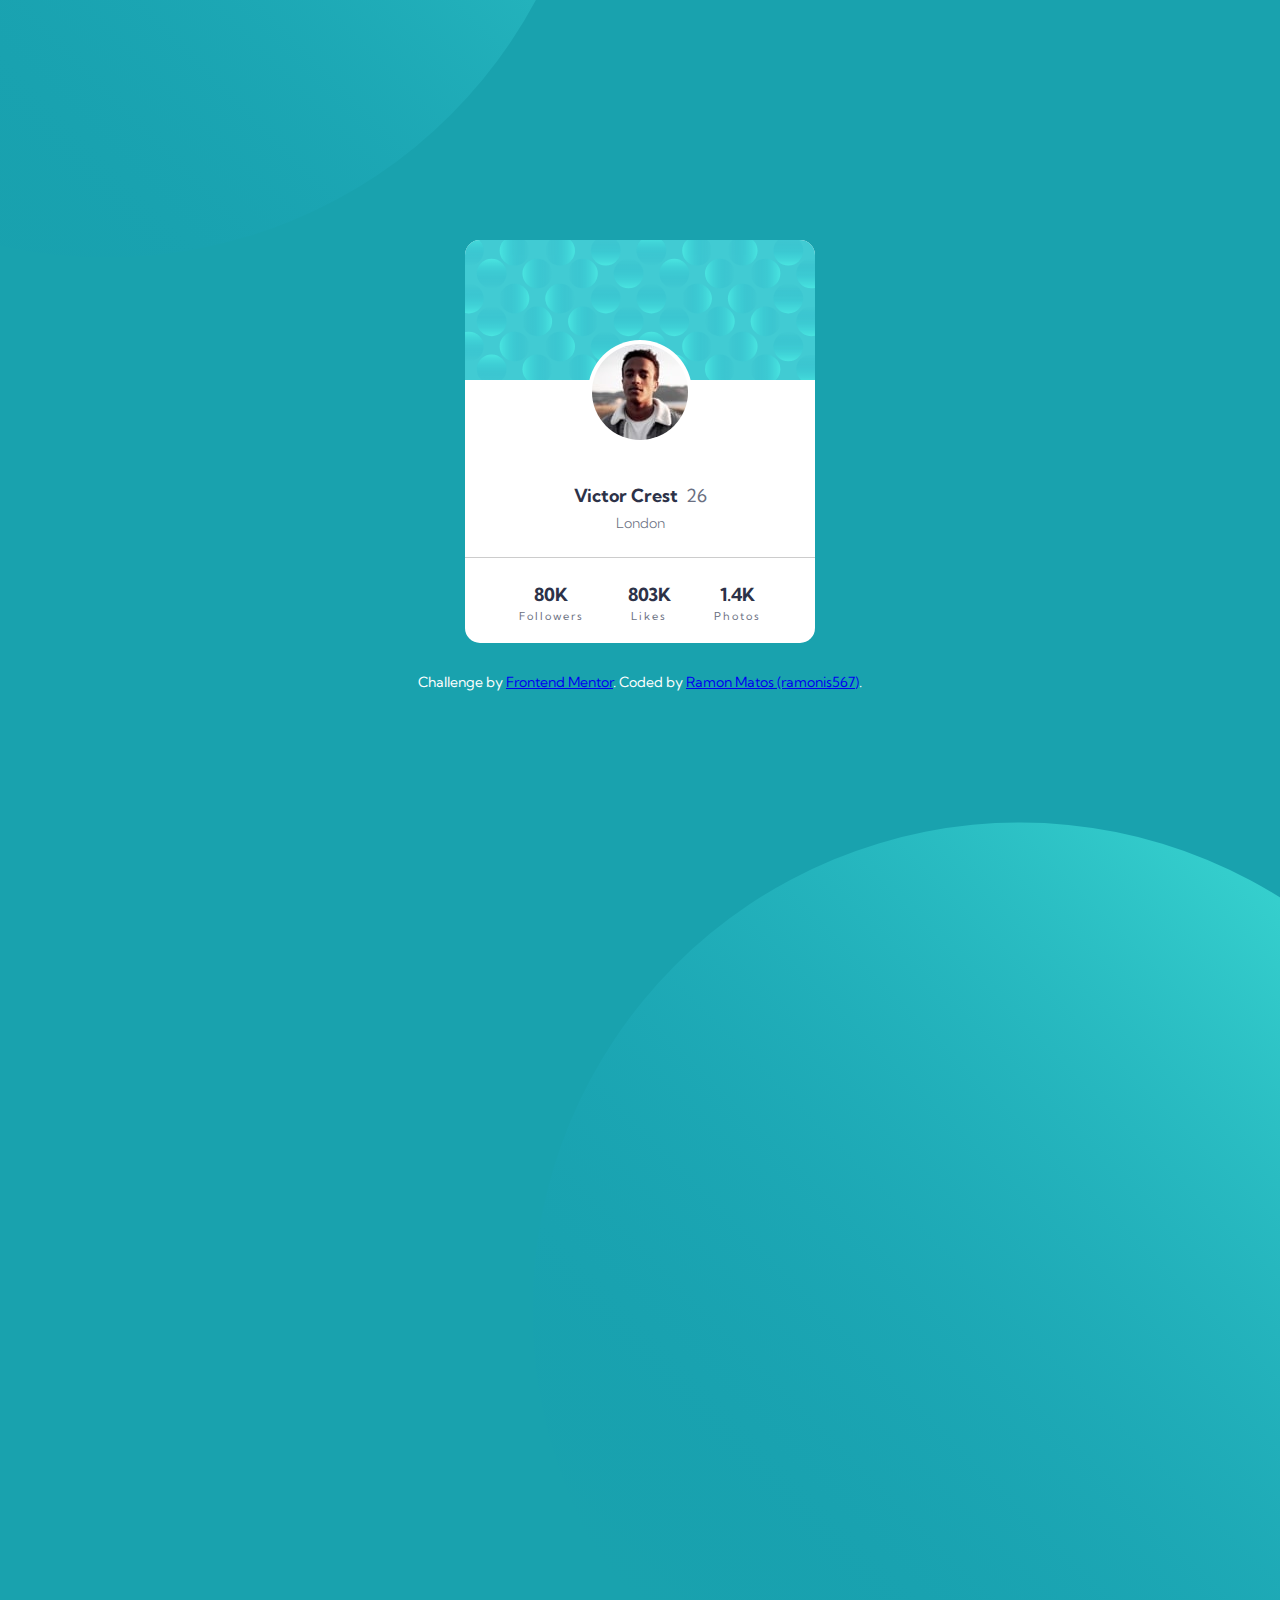
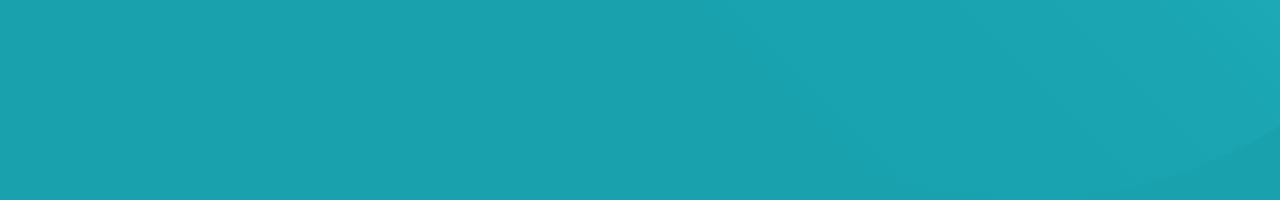
<file: challenges/profile-card-component/index.html>
<!DOCTYPE html>
<html lang="en">
<head>
  <meta charset="UTF-8">
  <meta name="viewport" content="width=device-width, initial-scale=1.0">
  <link rel="icon" type="image/png" sizes="32x32" href="./images/favicon-32x32.png">

  <!-- Google Fonts -->
  <link rel="preconnect" href="https://fonts.gstatic.com">
  <link href="https://fonts.googleapis.com/css2?family=Kumbh+Sans:wght@300;400;700&display=swap" rel="stylesheet">

  <!-- CSS -->
  <link rel="stylesheet" href="style/style.css">
  
  <title>Frontend Mentor | Profile card component</title>
</head>
<body>
  <div id="page">
    <img src="./images/bg-pattern-top.svg" alt="bg-pattern-top" id="bg-pattern-top">
    <div id="card-container">
      <div id="header">
        <img src="./images/bg-pattern-card.svg" alt="Bg - Card" id="bg-image">
        <img src="./images/image-victor.jpg" alt="Profile image" id="profile-image">
      </div>
      <div id="profile-data">
        <div id="name-age-container">
          <div id="name">
            Victor Crest
          </div>
          <div id="age">
            26
          </div>
        </div>
        <div id="city">
          London
        </div>
      </div>
      <hr>
      <div id="stats">
        <div class="stats-item">
          <div class="stats-item-data">
            80K
          </div>
          <div class="stats-item-description">
            Followers
          </div>
        </div>
        <div class="stats-item">
          <div class="stats-item-data">
            803K
          </div>
          <div class="stats-item-description">
            Likes
          </div>
        </div>
        <div class="stats-item">
          <div class="stats-item-data">
            1.4K
          </div>
          <div class="stats-item-description">
            Photos
          </div>
        </div>
      </div>
    </div>
    <div id="attribution">
      Challenge by <a href="https://www.frontendmentor.io" target="_blank">Frontend Mentor</a>. 
      Coded by <a href="https://github.com/ramonis567" target="_blank">Ramon Matos (ramonis567)</a>.
    </div>
    <img src="./images/bg-pattern-top.svg" alt="bg-pattern-top" id="bg-pattern-bottom">
  </div>
</body>
</html>
</file>
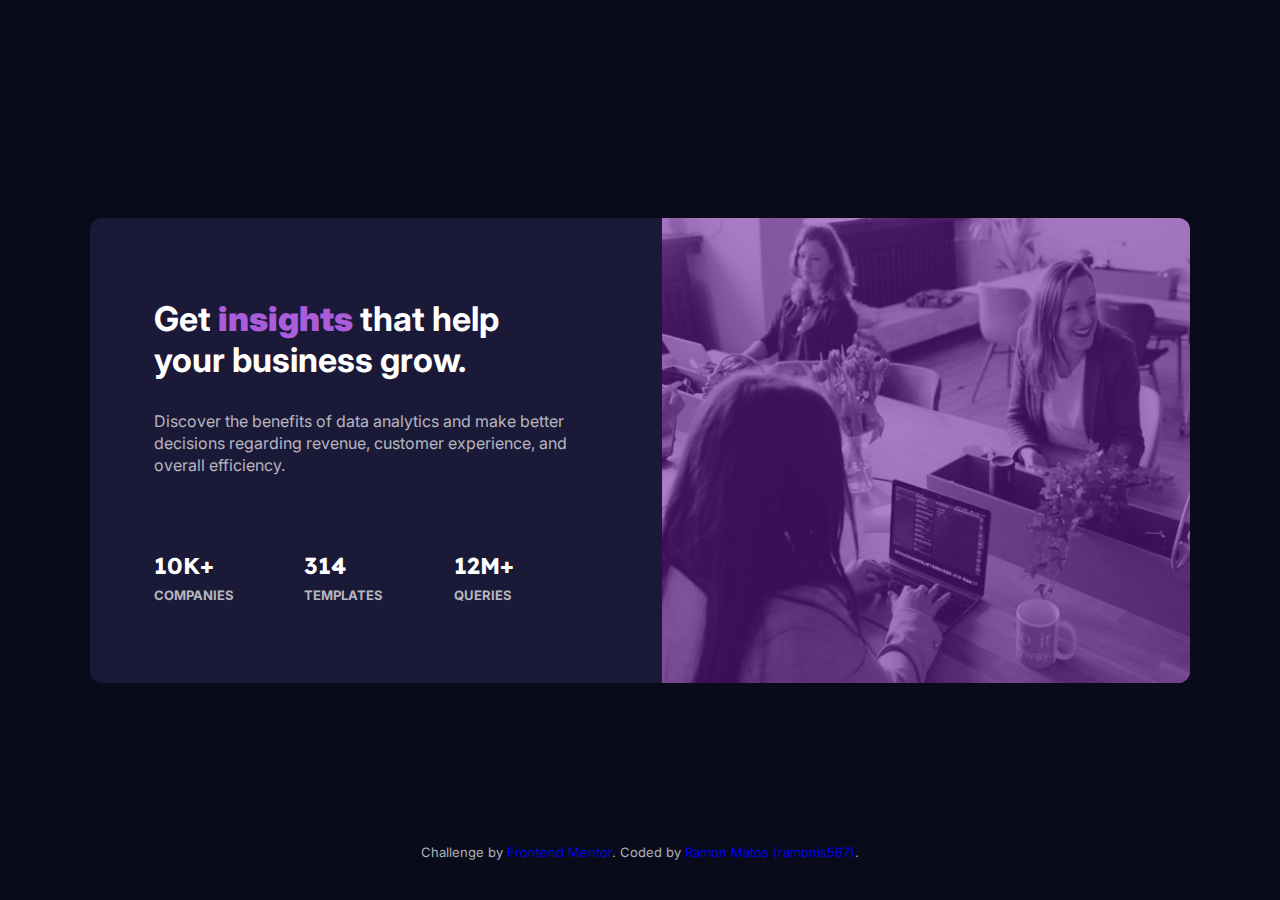
<file: challenges/stats-preview-card-component/index.html>
<!DOCTYPE html>
<html lang="en">
<head>
  <meta charset="UTF-8">
  <meta name="viewport" content="width=device-width, initial-scale=1.0">
  <link rel="icon" type="image/png" sizes="32x32" href="./images/favicon-32x32.png">

  <!-- Google Fonts -->
  <link rel="preconnect" href="https://fonts.gstatic.com">
  <link href="https://fonts.googleapis.com/css2?family=Inter:wght@400;700&family=Lexend+Deca&display=swap" rel="stylesheet"> 

  <!-- CSS -->
  <link rel="stylesheet" href="./style/style.css">
  <link rel="stylesheet" href="./style/responsive.css">

  <!-- Title -->
  <title>Frontend Mentor | Stats preview card component</title>
</head>
<body>
  <div id="card">
    <div id="card-main">
      <div id="header-title" class="text-primary">
        <h1>Get <b>insights</b> that help your business grow.</h1>
      </div>
      <div id="header-subtitle" class="text-primary">
        Discover the benefits of data analytics and make better decisions regarding revenue, customer 
        experience, and overall efficiency.
      </div>
      <div id="header-stats" class="text-secondary">
        <div class="stats-item">
          <div class="stats-item-p1">
            10k+ 
          </div>
          <div class="stats-item-p2">
            companies
          </div>
        </div>
        <div class="stats-item">
          <div class="stats-item-p1">
            314 
          </div>
          <div class="stats-item-p2">
            templates
          </div>
        </div>
        <div class="stats-item">
          <div class="stats-item-p1">
            12m+ 
          </div>
          <div class="stats-item-p2">
            queries
          </div>
        </div>
      </div>
    </div>
    <div id="image-header">
      <img src="./images/image-header-desktop.jpg" alt="Image Header">
    </div>
    
  </div>

  <div id="attribution" class="text-primary">
    Challenge by <a href="https://www.frontendmentor.io" target="_blank">Frontend Mentor</a>. 
    Coded by <a href="https://github.com/ramonis567" target="_blank">Ramon Matos (ramonis567)</a>.
  </div>
</body>
</html>
</file>
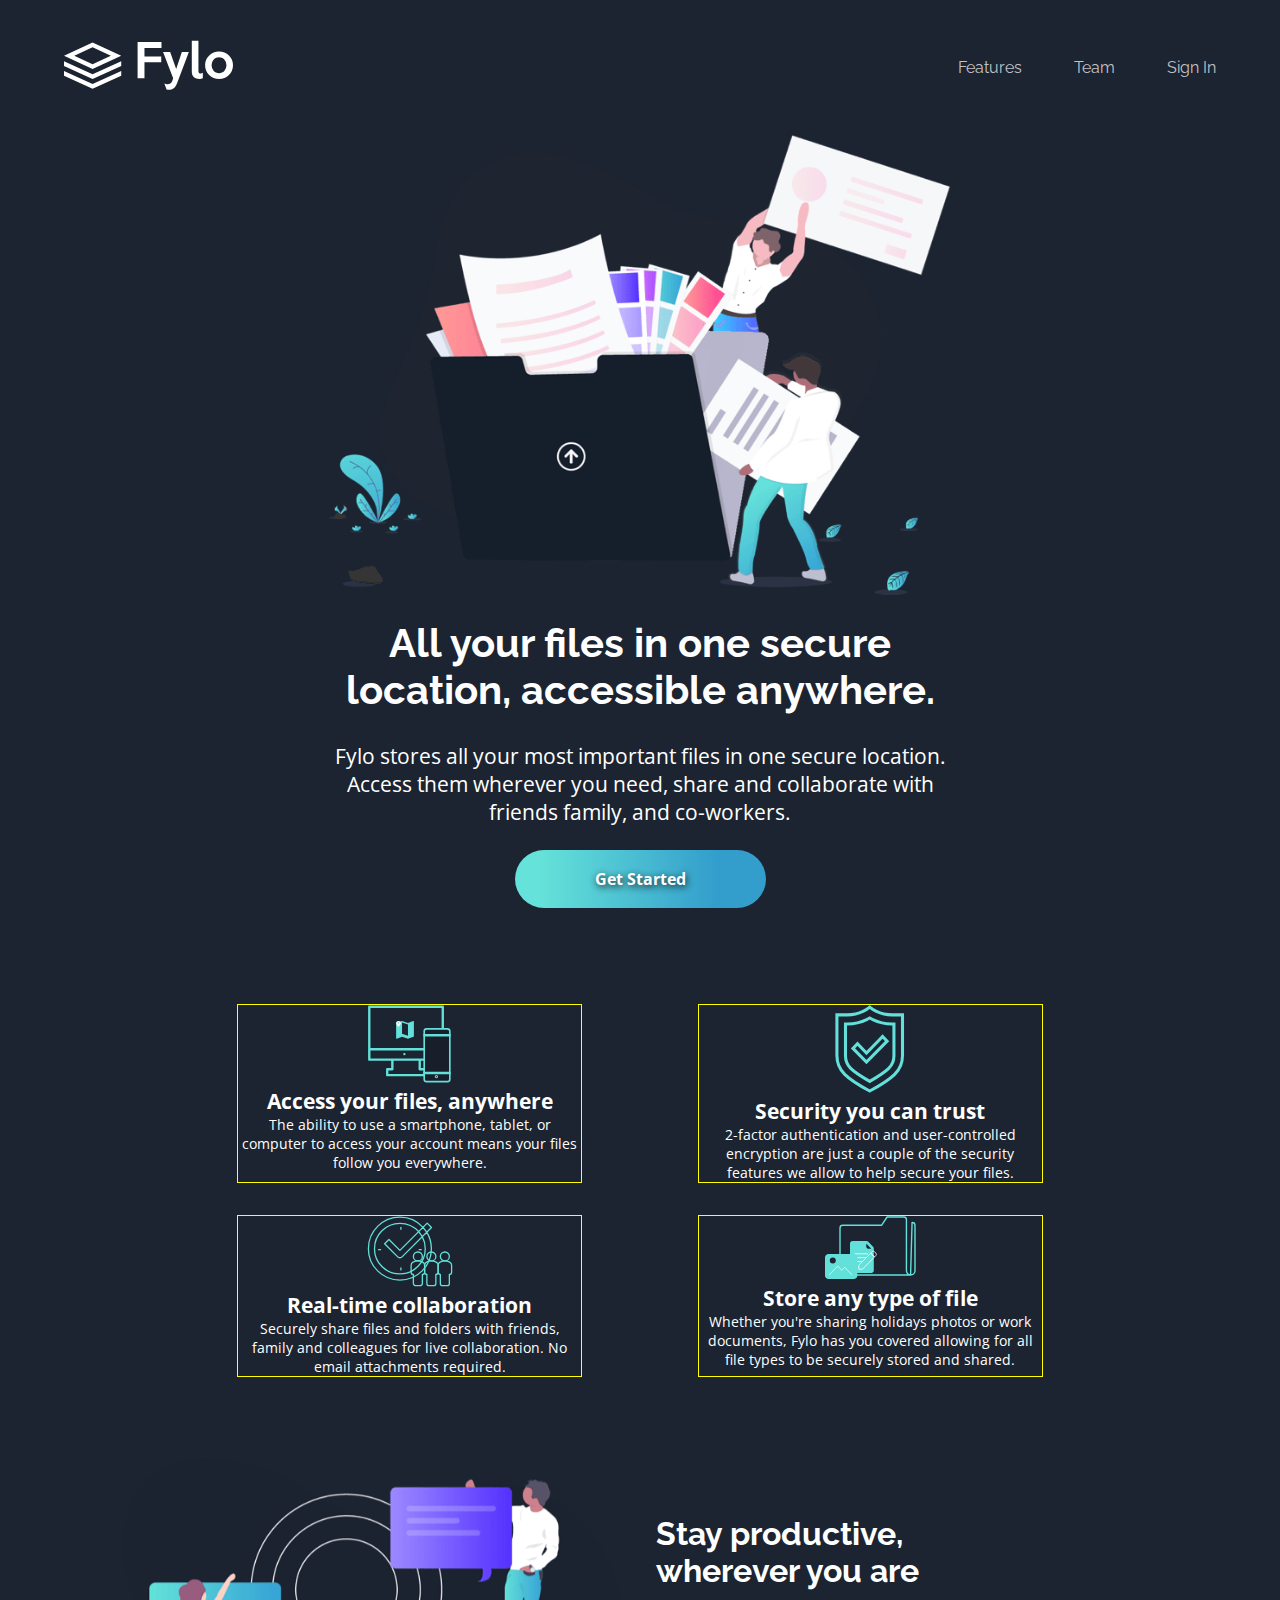
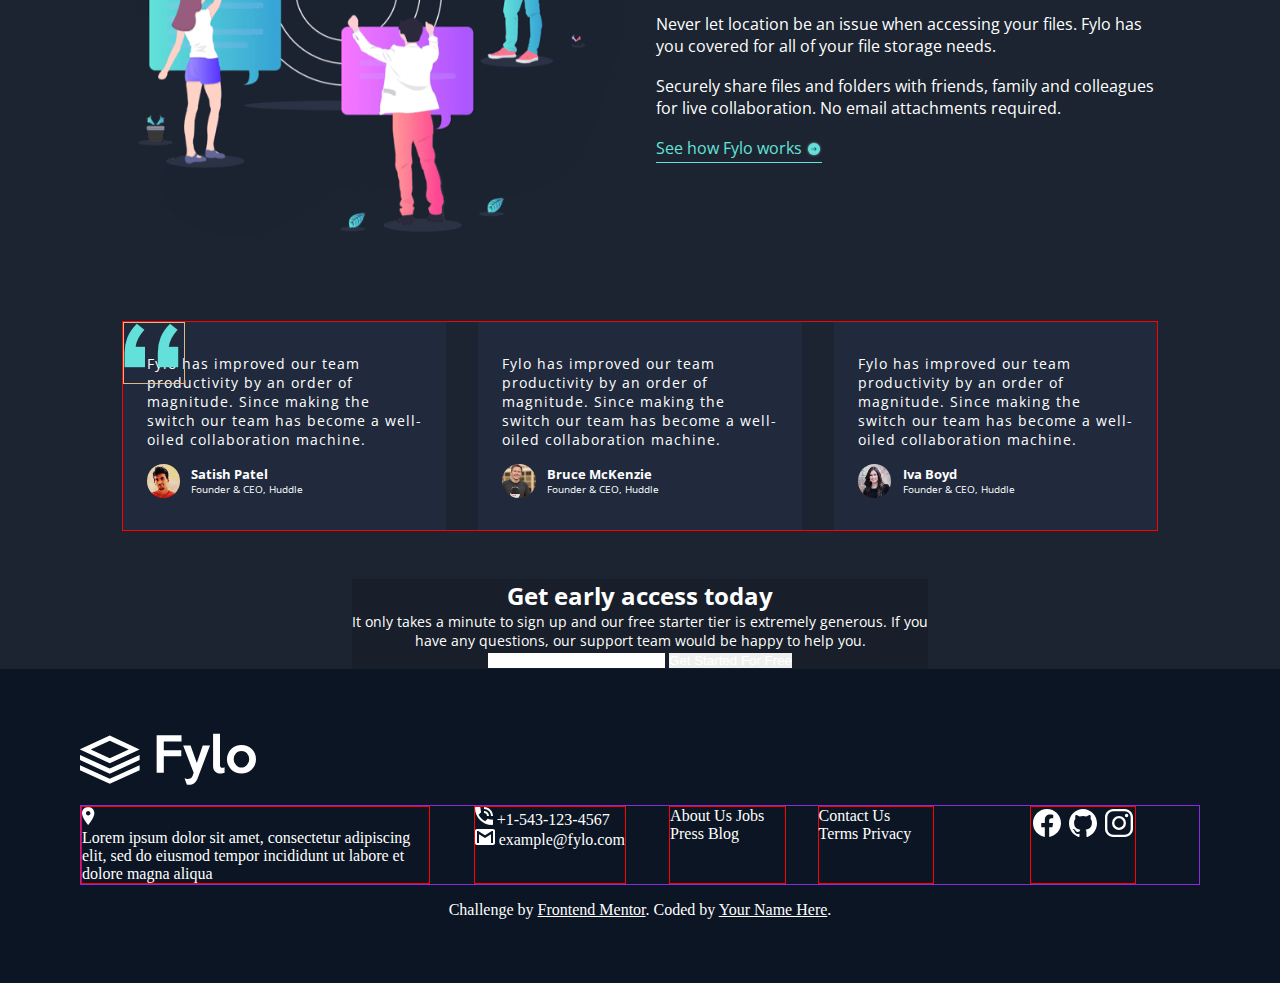
<file: challenges/difficulty-junior/fylo-dark-theme-landing-page-master/index.html>
<!DOCTYPE html>
<html lang="en">
<head>
  <meta charset="UTF-8">
  <meta name="viewport" content="width=device-width, initial-scale=1.0">
  <link rel="icon" type="image/png" sizes="32x32" href="./images/favicon-32x32.png">

  <!-- Google Fonts -->
  <link rel="preconnect" href="https://fonts.gstatic.com">
  <link href="https://fonts.googleapis.com/css2?family=Open+Sans:wght@400;700&family=Raleway:wght@400;700&display=swap" rel="stylesheet">

  <!-- CSS -->
  <link rel="stylesheet" href="./style/style.css">
  
  <title>Frontend Mentor | Fylo landing page with dark theme and features grid</title>

</head>
<body>

  <div id="page">
    <header>
      <div class="logo">
        <a href="/">
          <img src="./images/logo.svg" alt="Logo">
        </a>
      </div>
      <div id="menu">
        <a href="#">
          Features
        </a>
        <a href="#">
          Team
        </a>
        <a href="#">
          Sign In
        </a>
      </div>
    </header>
  
    <main>
      <div id="mockup-image">
        <img src="./images/illustration-intro.png" alt="Illustration Intro">
      </div>
      <h1>
        All your files in one secure location, accessible anywhere.
      </h1>
      <p>
        Fylo stores all your most important files in one secure location. Access them wherever 
        you need, share and collaborate with friends family, and co-workers.
      </p>
      <!-- <div> -->
        <a href="#">
          Get Started
        </a>
      <!-- </div> -->
    </main>
  
    <section id="grid-cards">
      <div class="card-features">
        <img src="./images/icon-access-anywhere.svg" alt="icon-access-anywhere">
        <h2>
          Access your files, anywhere
        </h2>
        <p>
          The ability to use a smartphone, tablet, or computer to access your account means your 
          files follow you everywhere.
        </p>
      </div>
      
      <div class="card-features">
        <img src="./images/icon-security.svg" alt="icon-security">
        <h2>
          Security you can trust
        </h2>
        <p>
          2-factor authentication and user-controlled encryption are just a couple of the security 
          features we allow to help secure your files.
        </p>
      </div>
      <div class="card-features">
        <img src="./images/icon-collaboration.svg" alt="icon-collaboration">
        <h2>
          Real-time collaboration
        </h2>
        <p>
          Securely share files and folders with friends, family and colleagues for live collaboration. 
          No email attachments required.
        </p>
      </div>
      <div class="card-features">
        <img src="./images/icon-any-file.svg" alt="icon-any-file">
        <h2>
          Store any type of file
        </h2>
        <p>
          Whether you're sharing holidays photos or work documents, Fylo has you covered allowing for all 
          file types to be securely stored and shared.
        </p>
      </div>
    </section>
  
    <section id="works-section">
      <div id="illustration-image">
        <img src="./images/illustration-stay-productive.png" alt="Illustration Stay Productive">
      </div>
      <div id="section-content">
        <h1>
          Stay productive, wherever you are
        </h1>
        <p>
          Never let location be an issue when accessing your files. Fylo has you covered for all of your file 
          storage needs.
        </p>
        <p>
          Securely share files and folders with friends, family and colleagues for live collaboration. No email 
          attachments required.
        </p>
        <a href="#">
          See how Fylo works
          <img src="./images/icon-arrow.svg" alt="icon-arrow">
        </a>
      </div>
    </section>
  
    <section id="testimonials">
      <div class="card-testimonials">
        <p class="testimonial">
          Fylo has improved our team productivity by an order of magnitude. Since making the switch our team has 
          become a well-oiled collaboration machine.
        </p>
        <div class="profile">
          <img src="./images/profile-1.jpg" alt="profile-1">
          <div>
            <p class="name">
              Satish Patel
            </p>
            <p class="role">
              Founder & CEO, Huddle
            </p>
          </div>
        </div>
      </div>
      <div class="card-testimonials">
        <p class="testimonial">
          Fylo has improved our team productivity by an order of magnitude. Since making the switch our team has 
          become a well-oiled collaboration machine.
        </p>
        <div class="profile">
          <img src="./images/profile-2.jpg" alt="profile-2">
          <div>
            <p class="name">
              Bruce McKenzie
            </p>
            <p class="role">
              Founder & CEO, Huddle
            </p>
          </div>
        </div>
      </div>
      <div class="card-testimonials">
        <p class="testimonial">
          Fylo has improved our team productivity by an order of magnitude. Since making the switch our team has 
          become a well-oiled collaboration machine.
        </p>
        <div class="profile">
          <img src="./images/profile-3.jpg" alt="profile-3">
          <div>
            <p class="name">
              Iva Boyd
            </p>
            <p class="role">
              Founder & CEO, Huddle
            </p>
          </div>
        </div>
      </div>   
    </section>
  
    <section id="get-started">
      <h1>
        Get early access today
      </h1>
      <p>
        It only takes a minute to sign up and our free starter tier is extremely generous. If you have any 
        questions, our support team would be happy to help you.
      </p>
      <form action="">
        <input type="email" name="" id="">
        <button type="submit">
          Get Started For Free
        </button>
      </form>
    </section>
  </div>
  
  <footer>
    <div class="logo">
      <img src="./images/logo.svg" alt="Logo">
    </div>
    <div id="footer-main-content">
      <div class="column" id="column-1">
        <img src="./images/icon-location.svg" alt="Location Icon">
        <p>
          Lorem ipsum dolor sit amet, consectetur adipiscing elit, sed do eiusmod tempor incididunt ut labore et 
          dolore magna aliqua
        </p>
      </div>
      <div class="column" id="column-2">
        <p>
          <img src="./images/icon-phone.svg" alt="Phone Icon">
          +1-543-123-4567
        </p>
        <p>
          <img src="./images/icon-email.svg" alt="Email Icon">
          example@fylo.com
        </p>
      </div>
      <div class="column" id="column-3">
        About Us
        Jobs
        Press
        Blog
      </div>
      <div class="column" id="column-4">
        Contact Us
        Terms
        Privacy
      </div>
      <div class="column" id="column-5">
        <svg xmlns='http://www.w3.org/2000/svg' class='ionicon' viewBox='0 0 512 512'><title>Logo Facebook</title><path d='M480 257.35c0-123.7-100.3-224-224-224s-224 100.3-224 224c0 111.8 81.9 204.47 189 221.29V322.12h-56.89v-64.77H221V208c0-56.13 33.45-87.16 84.61-87.16 24.51 0 50.15 4.38 50.15 4.38v55.13H327.5c-27.81 0-36.51 17.26-36.51 35v42h62.12l-9.92 64.77H291v156.54c107.1-16.81 189-109.48 189-221.31z' fill-rule='evenodd'/></svg>
        <svg xmlns='http://www.w3.org/2000/svg' class='ionicon' viewBox='0 0 512 512'><title>Logo Github</title><path d='M256 32C132.3 32 32 134.9 32 261.7c0 101.5 64.2 187.5 153.2 217.9a17.56 17.56 0 003.8.4c8.3 0 11.5-6.1 11.5-11.4 0-5.5-.2-19.9-.3-39.1a102.4 102.4 0 01-22.6 2.7c-43.1 0-52.9-33.5-52.9-33.5-10.2-26.5-24.9-33.6-24.9-33.6-19.5-13.7-.1-14.1 1.4-14.1h.1c22.5 2 34.3 23.8 34.3 23.8 11.2 19.6 26.2 25.1 39.6 25.1a63 63 0 0025.6-6c2-14.8 7.8-24.9 14.2-30.7-49.7-5.8-102-25.5-102-113.5 0-25.1 8.7-45.6 23-61.6-2.3-5.8-10-29.2 2.2-60.8a18.64 18.64 0 015-.5c8.1 0 26.4 3.1 56.6 24.1a208.21 208.21 0 01112.2 0c30.2-21 48.5-24.1 56.6-24.1a18.64 18.64 0 015 .5c12.2 31.6 4.5 55 2.2 60.8 14.3 16.1 23 36.6 23 61.6 0 88.2-52.4 107.6-102.3 113.3 8 7.1 15.2 21.1 15.2 42.5 0 30.7-.3 55.5-.3 63 0 5.4 3.1 11.5 11.4 11.5a19.35 19.35 0 004-.4C415.9 449.2 480 363.1 480 261.7 480 134.9 379.7 32 256 32z'/></svg>
        <svg xmlns='http://www.w3.org/2000/svg' class='ionicon' viewBox='0 0 512 512'><title>Logo Instagram</title><path d='M349.33 69.33a93.62 93.62 0 0193.34 93.34v186.66a93.62 93.62 0 01-93.34 93.34H162.67a93.62 93.62 0 01-93.34-93.34V162.67a93.62 93.62 0 0193.34-93.34h186.66m0-37.33H162.67C90.8 32 32 90.8 32 162.67v186.66C32 421.2 90.8 480 162.67 480h186.66C421.2 480 480 421.2 480 349.33V162.67C480 90.8 421.2 32 349.33 32z'/><path d='M377.33 162.67a28 28 0 1128-28 27.94 27.94 0 01-28 28zM256 181.33A74.67 74.67 0 11181.33 256 74.75 74.75 0 01256 181.33m0-37.33a112 112 0 10112 112 112 112 0 00-112-112z'/></svg>
      </div>
    </div>
    <div id="attribution-section">
      <p class="attribution">
        Challenge by <a href="https://www.frontendmentor.io?ref=challenge" target="_blank">Frontend Mentor</a>. 
        Coded by <a href="#">Your Name Here</a>.
      </p>
    </div>
  </footer>

</body>
</html>
</file>
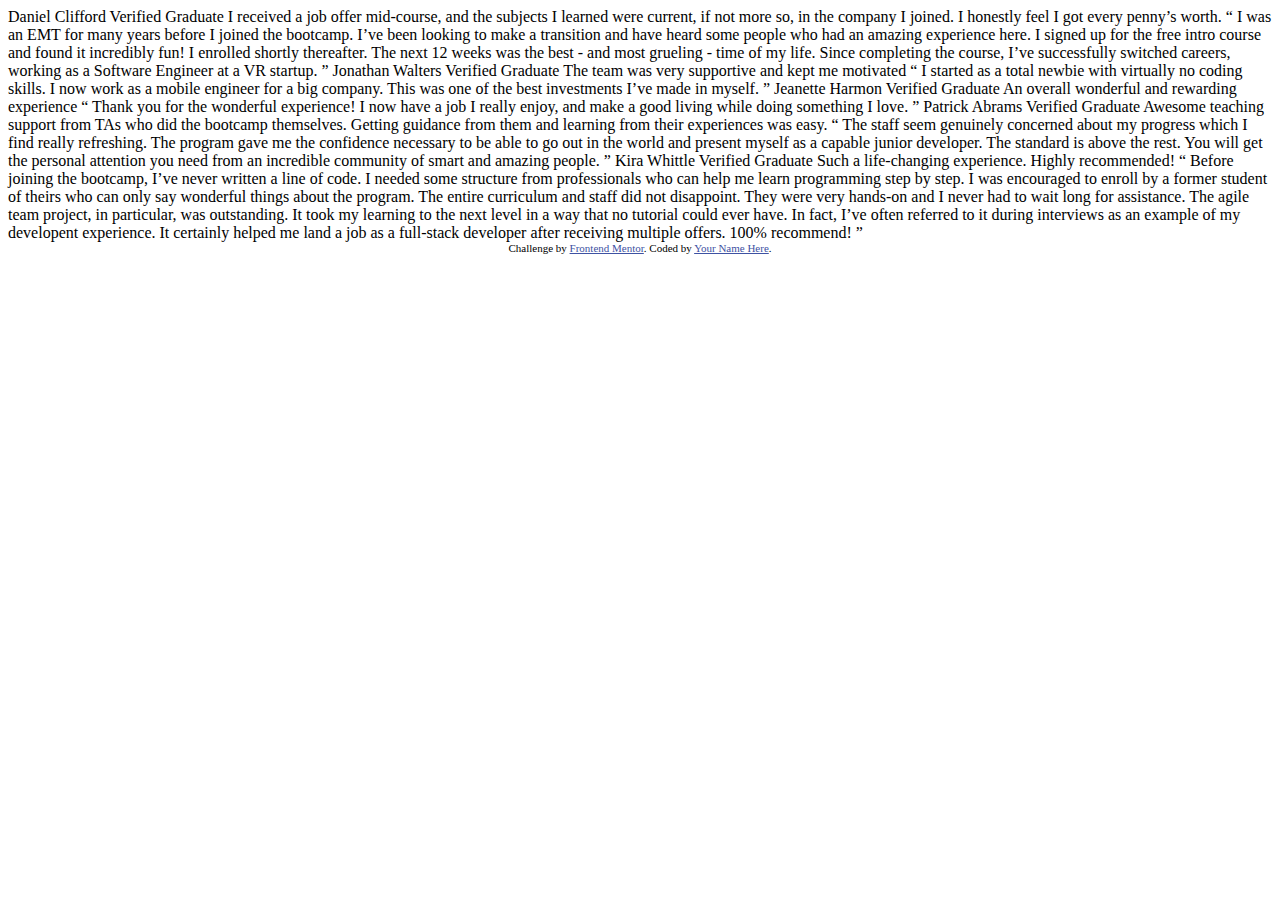
<file: challenges/difficulty-junior/testimonials-grid-section-main/index.html>
<!DOCTYPE html>
<html lang="en">
<head>
  <meta charset="UTF-8">
  <meta name="viewport" content="width=device-width, initial-scale=1.0"> <!-- displays site properly based on user's device -->

  <link rel="icon" type="image/png" sizes="32x32" href="./images/favicon-32x32.png">
  
  <title>Frontend Mentor | [Challenge Name Here]</title>

  <!-- Feel free to remove these styles or customise in your own stylesheet 👍 -->
  <style>
    .attribution { font-size: 11px; text-align: center; }
    .attribution a { color: hsl(228, 45%, 44%); }
  </style>
</head>
<body>
  Daniel Clifford
  Verified Graduate

  I received a job offer mid-course, and the subjects I learned were current, if not more so, 
  in the company I joined. I honestly feel I got every penny’s worth.

  “ I was an EMT for many years before I joined the bootcamp. I’ve been looking to make a 
  transition and have heard some people who had an amazing experience here. I signed up 
  for the free intro course and found it incredibly fun! I enrolled shortly thereafter. 
  The next 12 weeks was the best - and most grueling - time of my life. Since completing 
  the course, I’ve successfully switched careers, working as a Software Engineer at a VR startup. ”

  Jonathan Walters
  Verified Graduate

  The team was very supportive and kept me motivated

  “ I started as a total newbie with virtually no coding skills. I now work as a mobile engineer 
  for a big company. This was one of the best investments I’ve made in myself. ”

  Jeanette Harmon
  Verified Graduate

  An overall wonderful and rewarding experience

  “ Thank you for the wonderful experience! I now have a job I really enjoy, and make a good living 
  while doing something I love. ”

  Patrick Abrams
  Verified Graduate

  Awesome teaching support from TAs who did the bootcamp themselves. Getting guidance from them and 
  learning from their experiences was easy.

  “ The staff seem genuinely concerned about my progress which I find really refreshing. The program 
  gave me the confidence necessary to be able to go out in the world and present myself as a capable 
  junior developer. The standard is above the rest. You will get the personal attention you need from 
  an incredible community of smart and amazing people. ”

  Kira Whittle
  Verified Graduate

  Such a life-changing experience. Highly recommended!

  “ Before joining the bootcamp, I’ve never written a line of code. I needed some structure from 
  professionals who can help me learn programming step by step. I was encouraged to enroll by a former 
  student of theirs who can only say wonderful things about the program. The entire curriculum and staff 
  did not disappoint. They were very hands-on and I never had to wait long for assistance. The agile team 
  project, in particular, was outstanding. It took my learning to the next level in a way that no tutorial 
  could ever have. In fact, I’ve often referred to it during interviews as an example of my developent 
  experience. It certainly helped me land a job as a full-stack developer after receiving multiple offers. 
  100% recommend! ”
  
  <div class="attribution">
    Challenge by <a href="https://www.frontendmentor.io?ref=challenge" target="_blank">Frontend Mentor</a>. 
    Coded by <a href="#">Your Name Here</a>.
  </div>
</body>
</html>
</file>
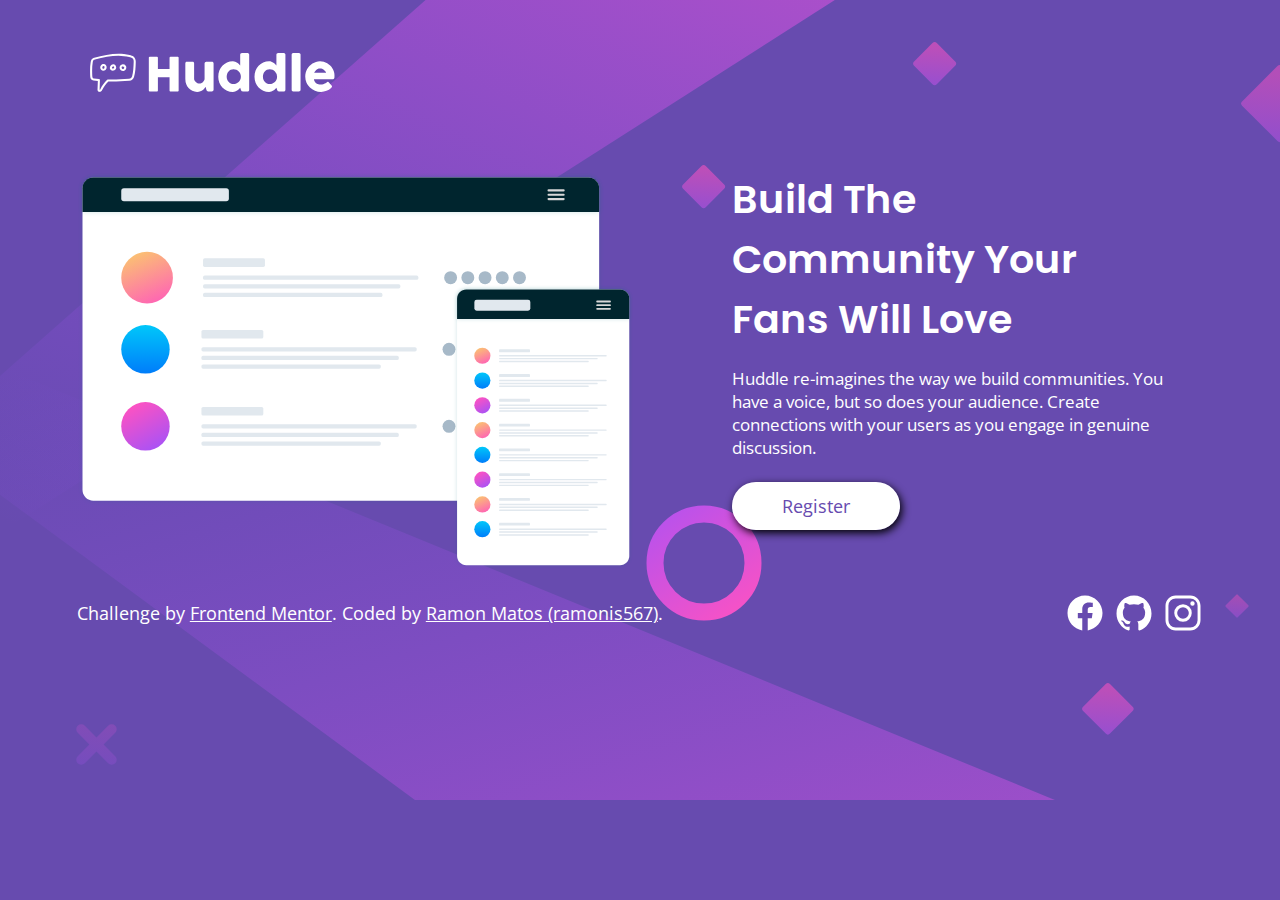
<file: challenges/difficulty-newbie/huddle-landing-page-with-single-introductory-section-master/index.html>
<!DOCTYPE html>
<html lang="en">
<head>
  <meta charset="UTF-8">
  <meta name="viewport" content="width=device-width, initial-scale=1.0">
  <link rel="icon" type="image/png" sizes="32x32" href="./images/favicon-32x32.png">

  <!-- Google Fonts -->
  <link rel="preconnect" href="https://fonts.gstatic.com">
  <link href="https://fonts.googleapis.com/css2?family=Open+Sans&family=Poppins:wght@400;600&display=swap" rel="stylesheet">

  <!-- CSS -->
  <link rel="stylesheet" href="./style/style.css">
  
  <title>Frontend Mentor | Huddle landing page with single introductory section</title>
</head>
<body>
  <header>
    <img src="./images/logo.svg" alt="Logo Huddle">
  </header>

  <main>
    <div id="mockups">
      <img src="./images/illustration-mockups.svg" alt="illustration-mockups">
    </div>
    <div id="content">
      <h1>
        Build The Community Your Fans Will Love
      </h1>
      <p>
        Huddle re-imagines the way we build communities. 
        You have a voice, but so does your audience. 
        Create connections with your users as you engage in genuine discussion. 
      </p>
      <a href="#" id="button">
        Register
      </a>
    </div>
  </main>

  <footer>
    <p class="attribution">
      Challenge by <a href="https://www.frontendmentor.io" target="_blank">Frontend Mentor</a>. 
      Coded by <a href="https://github.com/ramonis567" target="_blank">Ramon Matos (ramonis567)</a>.
    </p>

    <div>
      <svg xmlns='http://www.w3.org/2000/svg' class='ionicon' viewBox='0 0 512 512'><title>Logo Facebook</title><path d='M480 257.35c0-123.7-100.3-224-224-224s-224 100.3-224 224c0 111.8 81.9 204.47 189 221.29V322.12h-56.89v-64.77H221V208c0-56.13 33.45-87.16 84.61-87.16 24.51 0 50.15 4.38 50.15 4.38v55.13H327.5c-27.81 0-36.51 17.26-36.51 35v42h62.12l-9.92 64.77H291v156.54c107.1-16.81 189-109.48 189-221.31z' fill-rule='evenodd'/></svg>
      <svg xmlns='http://www.w3.org/2000/svg' class='ionicon' viewBox='0 0 512 512'><title>Logo Github</title><path d='M256 32C132.3 32 32 134.9 32 261.7c0 101.5 64.2 187.5 153.2 217.9a17.56 17.56 0 003.8.4c8.3 0 11.5-6.1 11.5-11.4 0-5.5-.2-19.9-.3-39.1a102.4 102.4 0 01-22.6 2.7c-43.1 0-52.9-33.5-52.9-33.5-10.2-26.5-24.9-33.6-24.9-33.6-19.5-13.7-.1-14.1 1.4-14.1h.1c22.5 2 34.3 23.8 34.3 23.8 11.2 19.6 26.2 25.1 39.6 25.1a63 63 0 0025.6-6c2-14.8 7.8-24.9 14.2-30.7-49.7-5.8-102-25.5-102-113.5 0-25.1 8.7-45.6 23-61.6-2.3-5.8-10-29.2 2.2-60.8a18.64 18.64 0 015-.5c8.1 0 26.4 3.1 56.6 24.1a208.21 208.21 0 01112.2 0c30.2-21 48.5-24.1 56.6-24.1a18.64 18.64 0 015 .5c12.2 31.6 4.5 55 2.2 60.8 14.3 16.1 23 36.6 23 61.6 0 88.2-52.4 107.6-102.3 113.3 8 7.1 15.2 21.1 15.2 42.5 0 30.7-.3 55.5-.3 63 0 5.4 3.1 11.5 11.4 11.5a19.35 19.35 0 004-.4C415.9 449.2 480 363.1 480 261.7 480 134.9 379.7 32 256 32z'/></svg>
      <svg xmlns='http://www.w3.org/2000/svg' class='ionicon' viewBox='0 0 512 512'><title>Logo Instagram</title><path d='M349.33 69.33a93.62 93.62 0 0193.34 93.34v186.66a93.62 93.62 0 01-93.34 93.34H162.67a93.62 93.62 0 01-93.34-93.34V162.67a93.62 93.62 0 0193.34-93.34h186.66m0-37.33H162.67C90.8 32 32 90.8 32 162.67v186.66C32 421.2 90.8 480 162.67 480h186.66C421.2 480 480 421.2 480 349.33V162.67C480 90.8 421.2 32 349.33 32z'/><path d='M377.33 162.67a28 28 0 1128-28 27.94 27.94 0 01-28 28zM256 181.33A74.67 74.67 0 11181.33 256 74.75 74.75 0 01256 181.33m0-37.33a112 112 0 10112 112 112 112 0 00-112-112z'/></svg>
    </div>
  </footer>

  
</body>
</html>
</file>
<file: challenges/profile-card-component/style/style.css>
* {
  border: 0;
  margin: 0;
  padding: 0;
  -webkit-box-sizing: border-box;
          box-sizing: border-box;
  font-family: 'Kumbh Sans', 'Courier New', Courier, sans-serif;
}

body {
  background-color: #19a2ae;
  height: 100vh;
  display: -webkit-box;
  display: -ms-flexbox;
  display: flex;
  -webkit-box-pack: center;
      -ms-flex-pack: center;
          justify-content: center;
  -webkit-box-align: center;
      -ms-flex-align: center;
          align-items: center;
  font-size: 18px;
  overflow-y: hidden;
  overflow-x: hidden;
}

body #card-container {
  max-width: 350px;
  margin: 0 auto;
  display: -webkit-box;
  display: -ms-flexbox;
  display: flex;
  -webkit-box-orient: vertical;
  -webkit-box-direction: normal;
      -ms-flex-direction: column;
          flex-direction: column;
  -webkit-box-align: center;
      -ms-flex-align: center;
          align-items: center;
  border-radius: 15px;
  background-color: white;
}

body #card-container #header {
  width: 100%;
  display: -webkit-box;
  display: -ms-flexbox;
  display: flex;
  -webkit-box-orient: vertical;
  -webkit-box-direction: normal;
      -ms-flex-direction: column;
          flex-direction: column;
  -webkit-box-align: center;
      -ms-flex-align: center;
          align-items: center;
  border-top-left-radius: 15px;
  border-top-right-radius: 15px;
}

body #card-container #header #bg-image {
  width: 100%;
  max-height: 150px;
  border-top-left-radius: 15px;
  border-top-right-radius: 15px;
}

body #card-container #header #profile-image {
  border-radius: 50%;
  max-width: 120px;
  -webkit-transform: translateY(-40px);
          transform: translateY(-40px);
  padding: 4px;
  background-color: white;
}

body #card-container #profile-data {
  display: -webkit-box;
  display: -ms-flexbox;
  display: flex;
  -webkit-box-orient: vertical;
  -webkit-box-direction: normal;
      -ms-flex-direction: column;
          flex-direction: column;
  -webkit-box-align: center;
      -ms-flex-align: center;
          align-items: center;
  -webkit-box-pack: justify;
      -ms-flex-pack: justify;
          justify-content: space-between;
}

body #card-container #profile-data #name-age-container {
  display: -webkit-box;
  display: -ms-flexbox;
  display: flex;
  -webkit-box-align: center;
      -ms-flex-align: center;
          align-items: center;
  -webkit-box-pack: center;
      -ms-flex-pack: center;
          justify-content: center;
  margin-bottom: 5px;
}

body #card-container #profile-data #name {
  margin-right: 8px;
  font-weight: 700;
  color: #2d3248;
}

body #card-container #profile-data #age {
  font-weight: 400;
  color: #6a6f81;
}

body #card-container #profile-data #city {
  margin-top: 2px;
  font-size: 14px;
  font-weight: 300;
  color: #6a6f81;
}

body #card-container hr {
  width: 100%;
  height: 1px;
  background: #cccccc;
  margin: 25px 0 5px;
}

body #card-container #stats {
  width: 100%;
  padding: 20px 10px;
  display: -webkit-box;
  display: -ms-flexbox;
  display: flex;
  -webkit-box-pack: space-evenly;
      -ms-flex-pack: space-evenly;
          justify-content: space-evenly;
}

body #card-container #stats .stats-item {
  text-align: center;
}

body #card-container #stats .stats-item .stats-item-data {
  margin-bottom: 3px;
  font-weight: 700;
  color: #2d3248;
}

body #card-container #stats .stats-item .stats-item-description {
  font-size: 11px;
  letter-spacing: 2px;
  font-weight: 400;
  color: #6a6f81;
}

body #attribution {
  position: relative;
  bottom: -30px;
  margin: 0 auto;
  text-align: center;
  font-size: 14px;
  color: white;
}

body #bg-pattern-top {
  position: absolute;
  top: -80%;
  left: -30%;
  z-index: -1;
}

body #bg-pattern-bottom {
  position: absolute;
  bottom: -100%;
  right: -18%;
  z-index: -1;
}
/*# sourceMappingURL=style.css.map */
</file>
<file: challenges/stats-preview-card-component/style/style.css>
* {
  border: 0;
  margin: 0;
  padding: 0;
  box-sizing: border-box;
}

body {
  background: #090B1A;
  height: 100vh;

  display: flex;
  flex-direction: column;
  align-items: center;
  justify-content: center;

  font-size: 15px;
  color: #ffffff;
}

#card {
  background: #1B1938; 
  max-height: 500px;
  max-width: 1100px;

  display: flex;
  flex-direction: row;
  justify-content: space-between;
  align-items: center;

  border-radius: 12px;

  margin: 0 20px;
}

#image-header {
  width: 48%;
  height: 100%; 
  position: relative;
}

#image-header img {
  width: 100%;
  height: 100%;
  border-top-right-radius: 12px;
  border-bottom-right-radius: 12px;
}

#image-header::before {
  content: "";
  position: absolute;
  
  top: 0;
  bottom: 0;
  left: 0;
  right: 0;

  background: #6c16a1;
  opacity: 55%;

  border-top-right-radius: 12px;
  border-bottom-right-radius: 12px;
}

#card-main {
  width: 52%;
  height: 100%;

  display: flex;
  flex-direction: column;
  align-items: flex-start;

  padding: 5rem 4rem;
}

.text-primary {
  font-family: 'Inter', sans-serif;
}

.text-secondary {
  font-family: 'Lexend Deca', sans-serif;
}

#header-title {
  max-width: 420px;

  font-size: 17px;
  font-weight: 700;
  margin-bottom: 30px;

  display: inline;
}

#header-title b {
  color: #AA5CDB;
}

#header-subtitle {
  max-width: 420px;
  font-size: 16px;
  line-height: 22px;

  color: #ffffffaf;

  margin-bottom: 75px;
}

#header-stats {
  max-width: 420px;
  width: 100%;
  display: grid;
  grid-template-columns: 1fr 1fr 1fr;
  column-gap: 30px;
}

.stats-item-p1 {
  font-size: 23px;
  font-weight: 700;
  text-transform: uppercase;
}

.stats-item-p2 {
  font-family: 'Inter', sans-serif;
  font-size: 13px;
  font-weight: 700;
  text-transform: uppercase;
  color: #ffffffaf;

  margin-top: 7px;
}

#attribution {
  position: absolute;
  bottom: 40px;
  margin: 0 auto;

  font-size: 13px;
  color: #ffffffaf;
}

#attribution a:link {
  text-decoration: none;
}

#attribution a:hover {
  text-decoration: none;
  color: #AA5CDB;
}
</file>
<file: challenges/stats-preview-card-component/style/responsive.css>
@media screen and (max-width: 800px) {
  body {
    max-height: 300vh;
    text-align: center;
  }

  #card {
    max-height: 100%;

    flex-direction: column-reverse;
    justify-content: center;
    align-items: center;

    padding-bottom: 30px;
  }

  #image-header {
    position: relative;
    width: 100%;
    max-height: 200px;
  }

  #image-header img {
    object-fit: fill;
    width: 100%;
    height: 100%;

    border-top-left-radius: 12px;

    border-bottom-right-radius: 0;
  }

  #card-main {
    align-items: center;
    justify-content: center;

    width: 100%;
    padding: 10px 20px;
    margin-top: 50px;
  }

  #card-main #header-subtitle {
    font-size: 17px;
    margin-bottom: 20px;
  }

  #attribution {
    bottom: 0;
  }
}

@media screen and (max-width: 420px) {
  #card-main #header-stats {
    grid-template-columns: 1fr;
    row-gap: 20px;
  }
}
</file>
<file: challenges/difficulty-junior/fylo-dark-theme-landing-page-master/style/style.css>
* {
  margin: 0;
  padding: 0;
  border: 0;
  -webkit-box-sizing: border-box;
          box-sizing: border-box;
  color: white;
}

body {
  background-color: #1c2431;
}

body #page {
  width: 90%;
  margin: 0 auto;
  text-align: center;
  font-size: 14px;
  font-family: 'Open Sans', sans-serif;
}

body #page header {
  width: 100%;
  padding: 40px 0;
  display: -webkit-box;
  display: -ms-flexbox;
  display: flex;
  -webkit-box-pack: justify;
      -ms-flex-pack: justify;
          justify-content: space-between;
  -webkit-box-align: center;
      -ms-flex-align: center;
          align-items: center;
}

body #page header .logo img {
  max-height: 50px;
}

body #page header #menu a {
  text-decoration: none;
  color: #ffffffbb;
  font-family: 'Raleway', sans-serif;
  font-size: 1rem;
  margin-left: 3rem;
}

body #page main {
  margin: 0 auto;
  max-width: 60%;
  margin-bottom: 6rem;
  display: -webkit-box;
  display: -ms-flexbox;
  display: flex;
  -webkit-box-orient: vertical;
  -webkit-box-direction: normal;
      -ms-flex-direction: column;
          flex-direction: column;
  -webkit-box-align: center;
      -ms-flex-align: center;
          align-items: center;
  -webkit-box-pack: center;
      -ms-flex-pack: center;
          justify-content: center;
}

body #page main #mockup-image img {
  width: 90%;
}

body #page main h1 {
  width: 90%;
  margin-top: 20px;
  font-size: 2.5rem;
  font-family: 'Raleway', sans-serif;
  font-weight: 700;
  color: white;
}

body #page main p {
  width: 90%;
  margin-top: 1.8rem;
  font-size: 21px;
  color: white;
}

body #page main a {
  text-decoration: none;
  color: white;
  font-weight: 700;
  font-size: 1rem;
  text-shadow: 1px 2px 7px #151515;
  background: -webkit-gradient(linear, right top, left top, color-stop(20%, #339ecc), color-stop(90%, #65e2d9));
  background: linear-gradient(270deg, #339ecc 20%, #65e2d9 90%);
  margin-top: 1.5rem;
  padding: 18px 80px;
  border-radius: 3rem;
}

body #page #grid-cards {
  width: 80%;
  margin: 0 auto;
  display: -ms-grid;
  display: grid;
  -ms-grid-columns: (minmax(250px, 1fr))[2];
      grid-template-columns: repeat(2, minmax(250px, 1fr));
  row-gap: 2rem;
  justify-items: center;
  -ms-flex-line-pack: center;
      align-content: center;
}

body #page #grid-cards .card-features {
  max-width: 75%;
  border: 1px solid yellow;
}

body #page #works-section {
  width: 90%;
  margin: 5rem auto;
  display: -webkit-box;
  display: -ms-flexbox;
  display: flex;
  -webkit-box-align: center;
      -ms-flex-align: center;
          align-items: center;
  text-align: start;
}

body #page #works-section #illustration-image {
  width: 50%;
  margin-right: 2rem;
}

body #page #works-section #illustration-image img {
  width: 100%;
}

body #page #works-section #section-content {
  width: 50%;
  padding-bottom: 20px;
  display: -webkit-box;
  display: -ms-flexbox;
  display: flex;
  -webkit-box-orient: vertical;
  -webkit-box-direction: normal;
      -ms-flex-direction: column;
          flex-direction: column;
  -webkit-box-align: start;
      -ms-flex-align: start;
          align-items: flex-start;
  -webkit-box-pack: justify;
      -ms-flex-pack: justify;
          justify-content: space-between;
  font-size: 1rem;
}

body #page #works-section #section-content h1 {
  max-width: 60%;
  font-size: 2rem;
  font-family: 'Raleway', sans-serif;
  margin-bottom: 1.5rem;
}

body #page #works-section #section-content p {
  margin-bottom: 1.1rem;
}

body #page #works-section #section-content a {
  color: #65e2d9;
  text-decoration: none;
  display: -webkit-box;
  display: -ms-flexbox;
  display: flex;
  -webkit-box-align: center;
      -ms-flex-align: center;
          align-items: center;
  padding-bottom: 3px;
  border-bottom: 1px solid #65e2d9;
}

body #page #works-section #section-content a img {
  margin: 2px 0 0 4px;
}

body #page #testimonials {
  width: 90%;
  margin: 3rem auto;
  display: -ms-grid;
  display: grid;
  -ms-grid-columns: 1fr 1fr 1fr;
      grid-template-columns: 1fr 1fr 1fr;
  -webkit-column-gap: 2rem;
          column-gap: 2rem;
  border: 1px solid red;
}

body #page #testimonials .card-testimonials {
  background-color: #202a3c;
  padding: 2rem 1.5rem;
  text-align: start;
}

body #page #testimonials .card-testimonials .testimonial {
  font-size: 0.9rem;
  letter-spacing: 1px;
}

body #page #testimonials .card-testimonials .profile {
  margin-top: 15px;
  display: -webkit-box;
  display: -ms-flexbox;
  display: flex;
  -webkit-box-align: center;
      -ms-flex-align: center;
          align-items: center;
}

body #page #testimonials .card-testimonials .profile img {
  max-width: 2.1rem;
  max-height: 2.1rem;
  border-radius: 50%;
  margin-right: 0.7rem;
}

body #page #testimonials .card-testimonials .profile .name {
  font-size: 0.8rem;
  font-weight: 700;
}

body #page #testimonials .card-testimonials .profile .role {
  font-size: 0.6rem;
}

body #page #testimonials::before {
  content: "";
  position: absolute;
  background-image: url(../images/bg-quotes.png);
  background-repeat: no-repeat;
  padding: 30px;
  border: 1px solid burlywood;
}

body #page #get-started {
  margin: 0 auto;
  background-color: #181f2a;
  max-width: 50%;
}

body #page #get-started h1 {
  font-size: 1.5rem;
}

body footer {
  background-color: #0b1523;
  width: 100%;
  padding: 4rem 5rem;
  display: -webkit-box;
  display: -ms-flexbox;
  display: flex;
  -webkit-box-orient: vertical;
  -webkit-box-direction: normal;
      -ms-flex-direction: column;
          flex-direction: column;
  -webkit-box-align: center;
      -ms-flex-align: center;
          align-items: center;
}

body footer .logo {
  -ms-flex-item-align: start;
      align-self: flex-start;
  margin-bottom: 1rem;
}

body footer #footer-main-content {
  display: -ms-grid;
  display: grid;
  -ms-grid-columns: 3fr 1.5fr 1fr 1fr 2fr;
      grid-template-columns: 3fr 1.5fr 1fr 1fr 2fr;
  -webkit-column-gap: 2rem;
          column-gap: 2rem;
  border: 1px solid blueviolet;
  justify-items: center;
  -ms-flex-line-pack: center;
      align-content: center;
}

body footer #footer-main-content .column {
  border: 1px solid red;
}

body footer #attribution-section {
  margin-top: 1rem;
}

body footer svg {
  width: 2rem;
  fill: white;
}
/*# sourceMappingURL=style.css.map */
</file>
<file: challenges/difficulty-newbie/huddle-landing-page-with-single-introductory-section-master/style/style.css>
* {
  border: 0;
  margin: 0;
  padding: 0;
  -webkit-box-sizing: border-box;
          box-sizing: border-box;
  font-size: 18px;
  font-family: 'Open Sans', sans-serif;
  color: white;
}

body {
  background-image: url("../images/bg-desktop.svg");
  background-color: #674baf;
  background-repeat: no-repeat;
  width: 88%;
  height: 100%;
  margin: 0 auto;
}

body header {
  margin: 40px 0;
}

body header img {
  max-height: 75px;
}

body main {
  display: -webkit-box;
  display: -ms-flexbox;
  display: flex;
  -webkit-box-align: center;
      -ms-flex-align: center;
          align-items: center;
  color: #674baf;
}

body main #mockups {
  width: 55%;
  padding-top: 20px;
}

body main #mockups img {
  width: 90%;
}

body main #content {
  width: 45%;
  height: 100%;
  padding: 0.5rem 2rem;
  margin-bottom: 50px;
  margin-top: 10px;
}

body main #content h1 {
  font-family: 'Poppins', sans-serif;
  color: white;
  font-size: 2.2rem;
  font-weight: 600;
}

body main #content p {
  color: white;
  margin-top: 1rem;
  margin-bottom: 35px;
  font-size: 0.95rem;
  font-weight: 400;
}

body main #content #button {
  text-decoration: none;
  background: white;
  color: #674baf;
  padding: 12px 50px;
  border-radius: 32px;
  -webkit-box-shadow: 2px 3px 8px black;
          box-shadow: 2px 3px 8px black;
  -webkit-transition: 0.6s ease;
  transition: 0.6s ease;
}

body main #content #button:hover {
  color: white;
  background-color: #e882e8;
}

body footer {
  height: 2rem;
  position: relative;
  bottom: -1rem;
  margin-bottom: 1rem;
  display: -webkit-box;
  display: -ms-flexbox;
  display: flex;
  -webkit-box-pack: justify;
      -ms-flex-pack: justify;
          justify-content: space-between;
  -webkit-box-align: center;
      -ms-flex-align: center;
          align-items: center;
}

body footer .attribution p {
  font-size: 13px;
}

body footer div {
  display: -webkit-box;
  display: -ms-flexbox;
  display: flex;
  -webkit-box-orient: horizontal;
  -webkit-box-direction: normal;
      -ms-flex-direction: row;
          flex-direction: row;
}

body footer div svg {
  width: 40px;
  fill: white;
  margin-left: 0.5rem;
  cursor: pointer;
  -webkit-transition: 0.4s ease;
  transition: 0.4s ease;
}

body footer div svg:hover {
  fill: #e882e8;
  -webkit-transform: scale(1.1);
          transform: scale(1.1);
}

@media screen and (max-width: 800px) {
  body {
    width: 90%;
    margin: 0 auto;
  }
  body header {
    width: 100%;
    display: -webkit-box;
    display: -ms-flexbox;
    display: flex;
    -webkit-box-pack: center;
        -ms-flex-pack: center;
            justify-content: center;
    -webkit-box-align: center;
        -ms-flex-align: center;
            align-items: center;
  }
  body main {
    width: 100%;
    -webkit-box-orient: vertical;
    -webkit-box-direction: normal;
        -ms-flex-direction: column;
            flex-direction: column;
  }
  body main #mockups {
    width: 100%;
  }
  body main #mockups img {
    width: 100%;
  }
  body main #content {
    width: 100%;
    text-align: center;
  }
  body footer {
    margin: 40px 0;
    text-align: center;
    -webkit-box-orient: vertical;
    -webkit-box-direction: reverse;
        -ms-flex-direction: column-reverse;
            flex-direction: column-reverse;
  }
  body footer p {
    margin-top: 20px;
  }
}
/*# sourceMappingURL=style.css.map */
</file>
